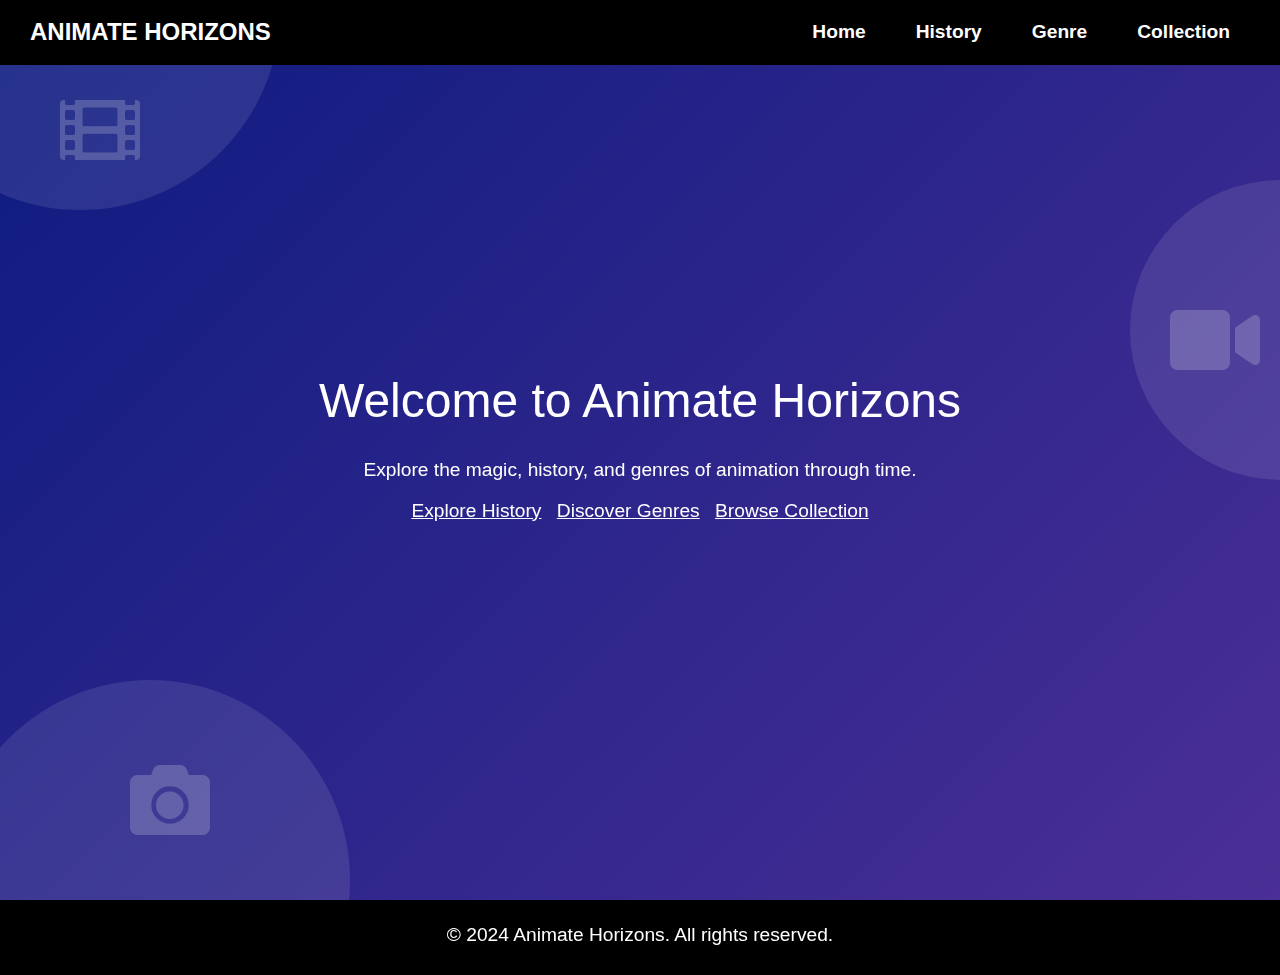
<file: index.html>
<!DOCTYPE html>
<html lang="en">
<head>
  <meta charset="UTF-8">
  <meta name="viewport" content="width=device-width, initial-scale=1.0">
  <title>Animate Horizons</title>
  <link href="https://cdnjs.cloudflare.com/ajax/libs/font-awesome/5.15.4/css/all.min.css" rel="stylesheet"/>
  <link rel="stylesheet" href="css/html5reset.css">
  <link rel="stylesheet" href="css/styles.css">
  <link rel="stylesheet" href="css/menu.css">
</head>
<body>
  <!-- Skip link -->
  <a href="#main-content" class="skip-link">Skip to Main Content</a>

  <header>
    <nav>
      <div class="hamburger" tabindex="0">&#9776;</div>  <!-- Hamburger icon (three lines) -->
      <div class="logo">Animate Horizons</div>

      <!-- Side menu for small screens (hidden by default) -->
      <div class="side-menu">
        <ul>
          <li><a href="index.html">Home</a></li>
          <li><a href="history.html">History</a></li>
          <li><a href="genre.html">Genre</a></li>
          <li><a href="collection.html">Collection</a></li>
        </ul>
      </div>
      <div class="overlay"></div> <!-- Background overlay -->
      
      <div class="nav-menu">
          <ul>
            <li><a href="index.html">Home</a></li>
            <li><a href="history.html">History</a></li>
            <li><a href="genre.html">Genre</a></li>
            <li><a href="collection.html">Collection</a></li>
          </ul>
      </div>
    </nav>
  </header>

  <main id="main-content" class="home">
    <div class="background-decor">
        <div class="circle one"></div>
        <div class="circle two"></div>
        <div class="circle three"></div>
      </div>
      
    <div class="icon-background">
        <!-- Decorative Icons -->
        <i class="fas fa-film icon"></i>
        <i class="fas fa-video icon"></i>
        <i class="fas fa-camera icon"></i>
    </div>

    <h1>Welcome to Animate Horizons</h1>
    <p>Explore the magic, history, and genres of animation through time.</p>
    <p class="buttons">
        <a href="history.html">Explore History</a>
        <a href="genre.html">Discover Genres</a>
        <a href="collection.html">Browse Collection</a>
      </div>
    </p>
  </main>

  <footer>
    <p>&copy; 2024 Animate Horizons. All rights reserved.</p>
  </footer>

  <!-- Link JavaScript file -->
  <script src="js/styles.js"></script>

</body>
</html>
</file>
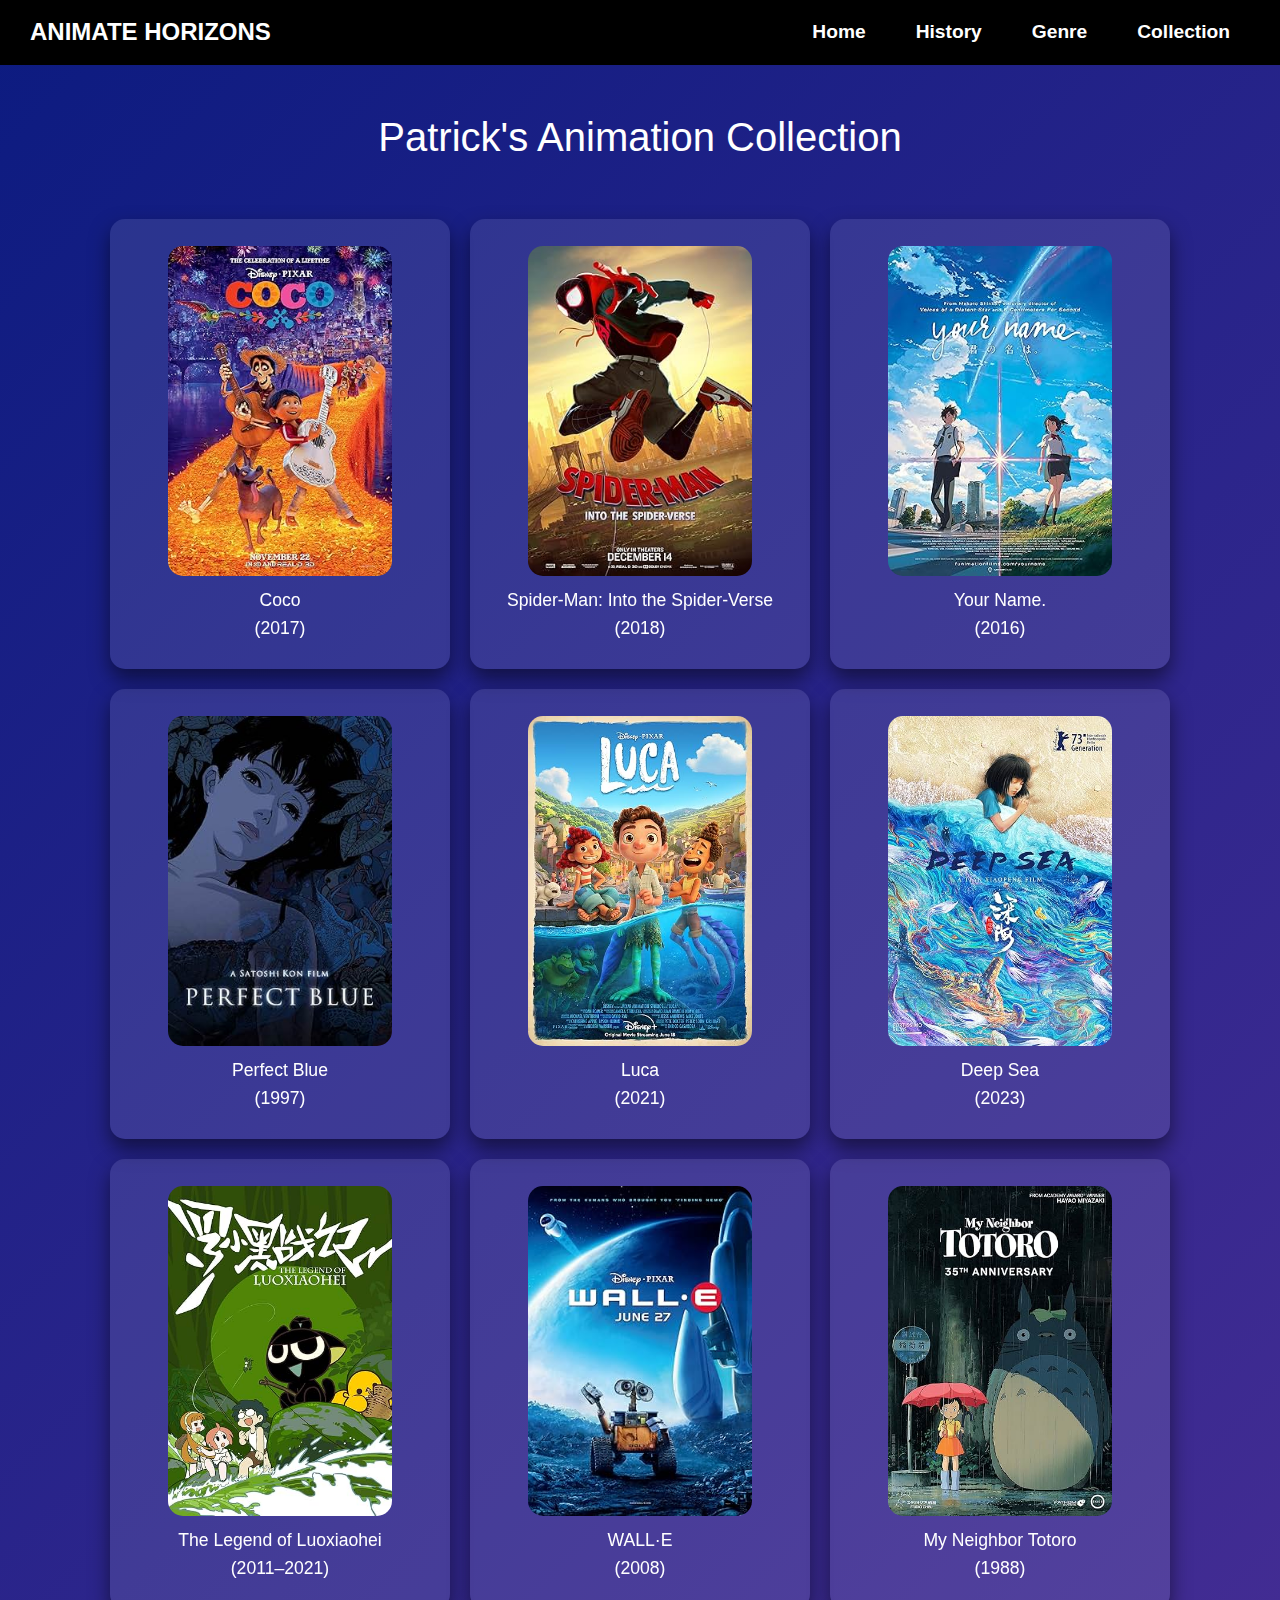
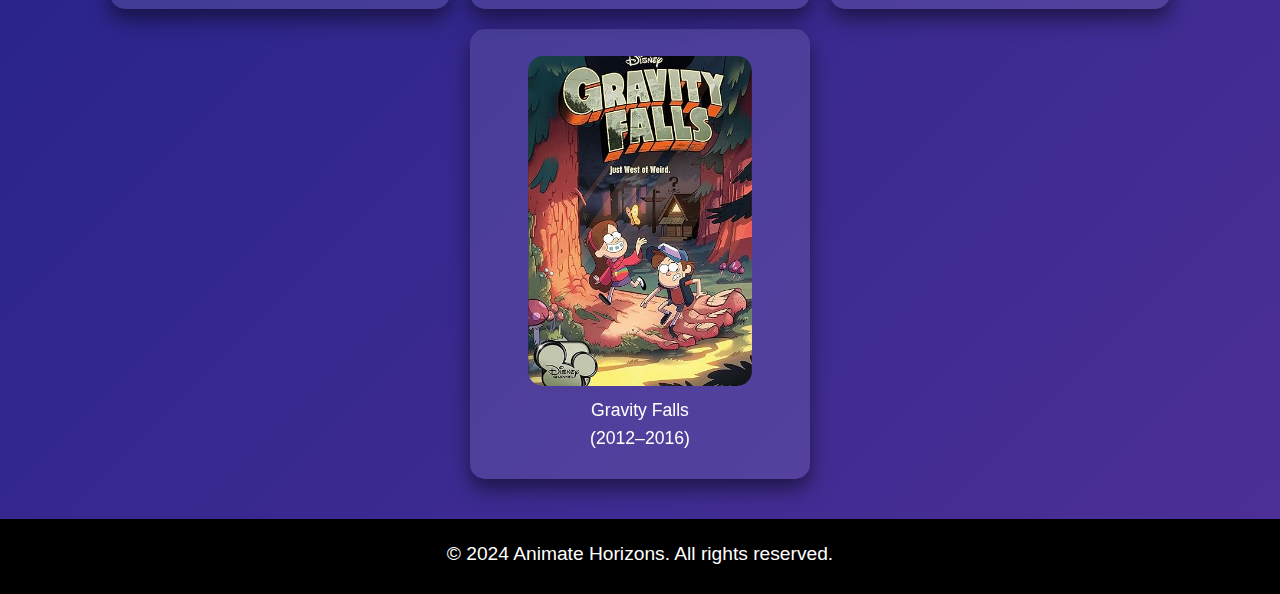
<file: collection.html>
<!DOCTYPE html>
<html lang="en">
<head>
  <meta charset="UTF-8">
  <meta name="viewport" content="width=device-width, initial-scale=1.0">
  <title>Animation Collection - Animate Horizons</title>
  <link rel="stylesheet" href="css/html5reset.css">
  <link rel="stylesheet" href="css/styles.css">
  <link rel="stylesheet" href="css/menu.css">
  <link rel="stylesheet" href="css/flipcard.css">
</head>
<body>
  <!-- Skip link -->
  <a href="#main-content" class="skip-link">Skip to Main Content</a>

  <header>
    <nav>
      <div class="hamburger" tabindex="0">&#9776;</div>  <!-- Hamburger icon (three lines) -->
      <div class="logo">Animate Horizons</div>

      <!-- Side menu for small screens (hidden by default) -->
      <div class="side-menu">
        <ul>
          <li><a href="index.html">Home</a></li>
          <li><a href="history.html">History</a></li>
          <li><a href="genre.html">Genre</a></li>
          <li><a href="collection.html">Collection</a></li>
        </ul>
      </div>
      <div class="overlay"></div> <!-- Background overlay -->
      
      <div class="nav-menu">
          <ul>
              <li><a href="index.html">Home</a></li>
              <li><a href="history.html">History</a></li>
              <li><a href="genre.html">Genre</a></li>
              <li><a href="collection.html">Collection</a></li>
          </ul>
      </div>
    </nav>
  </header>

  <main id="main-content">
    <h2>Patrick's Animation Collection</h2>
    <div class="card-container">

        <!-- Coco -->
        <div class="flip-card" tabindex="0">
        <div class="flip-card-inner">
            <div class="flip-card-front">
            <img src="images/collection/Coco.jpg" alt="Coco">
            <h3>Coco<br>(2017)</h3>
            </div>
            <div class="flip-card-back">
            <div class="card-content">
                <h4>Coco (2017)</h4>
                <p>Aspiring musician Miguel, confronted with his family's ancestral ban on music, enters the Land of the Dead to find his great-great-grandfather, a legendary singer.</p>
            </div>
            </div>
        </div>
        </div>

        <!-- Spider-Man: Into the Spider-Verse -->
        <div class="flip-card" tabindex="0">
            <div class="flip-card-inner">
            <div class="flip-card-front">
                <img src="images/collection/Spider-Man Into the Spider-Verse.jpg" alt="Spider-Man: Into the Spider-Verse">
                <h3>Spider-Man: Into the Spider-Verse<br>(2018)</h3>
            </div>
            <div class="flip-card-back">
                <div class="card-content">
                <h4>Spider-Man: Into the Spider-Verse (2018)</h4>
                <p>Teen Miles Morales becomes the Spider-Man of his universe and must join with five spider-powered individuals from other dimensions to stop a threat for all realities.</p>
                </div>
            </div>
            </div>
        </div>

        <!-- Your Name. -->
        <div class="flip-card" tabindex="0">
            <div class="flip-card-inner">
            <div class="flip-card-front">
                <img src="images/collection/Your Name..jpg" alt="Your Name">
                <h3>Your Name.<br>(2016)</h3>
            </div>
            <div class="flip-card-back">
                <div class="card-content">
                <h4>Your Name. (2016)</h4>
                <p>Two teenagers share a profound, magical connection upon discovering they are swapping bodies. Things manage to become even more complicated when the boy and girl decide to meet in person.</p>
                </div>
            </div>
            </div>
        </div>

        <!-- Perfect Blue -->
        <div class="flip-card" tabindex="0">
            <div class="flip-card-inner">
            <div class="flip-card-front">
                <img src="images/collection/Perfect Blue.jpg" alt="Perfect Blue">
                <h3>Perfect Blue<br>(1997)</h3>
            </div>
            <div class="flip-card-back">
                <div class="card-content">
                <h4>Perfect Blue (1997)</h4>
                <p>A pop singer gives up her career to become an actress, but she slowly goes insane when she starts being stalked by an obsessed fan and what seems to be a ghost of her past.</p>
                </div>
            </div>
            </div>
        </div>

        <!-- Luca -->
        <div class="flip-card" tabindex="0">
            <div class="flip-card-inner">
            <div class="flip-card-front">
                <img src="images/collection/Luca.jpg" alt="Luca">
                <h3>Luca<br>(2021)</h3>
            </div>
            <div class="flip-card-back">
                <div class="card-content">
                <h4>Luca (2021)</h4>
                <p>On the Italian Riviera, an unlikely but strong friendship grows between a human being and a sea monster disguised as a human.</p>
                </div>
            </div>
            </div>
        </div>

        <!-- Deep Sea -->
        <div class="flip-card" tabindex="0">
            <div class="flip-card-inner">
            <div class="flip-card-front">
                <img src="images/collection/Deep Sea.jpg" alt="Deep Sea">
                <h3>Deep Sea<br>(2023)</h3>
            </div>
            <div class="flip-card-back">
                <div class="card-content">
                <h4>Deep Sea (2023)</h4>
                <p>A girl strays into the dreamy deep sea world. In the deepest part of the sea, all secrets are hidden.</p>
                </div>
            </div>
            </div>
        </div>

        <!-- The Legend of Luoxiaohei -->
        <div class="flip-card" tabindex="0">
            <div class="flip-card-inner">
            <div class="flip-card-front">
                <img src="images/collection/The Legend of Luoxiaohei.jpg" alt="The Legend of Luoxiaohei">
                <h3>The Legend of Luoxiaohei<br>(2011–2021)</h3>
            </div>
            <div class="flip-card-back">
                <div class="card-content">
                <h4>The Legend of Luoxiaohei (2011–2021)</h4>
                <p>A cat spirit, while stealing the framed Heavenly Bright Pearl, was injured heavily by Diting and turned back into a cat. While wandering the streets, he was adopted by Luo Xiaobai and became Luo Xiaohei. Their story begins now.</p>
                </div>
            </div>
            </div>
        </div>

        <!-- WALL·E -->
        <div class="flip-card" tabindex="0">
            <div class="flip-card-inner">
            <div class="flip-card-front">
                <img src="images/collection/WALL-E.jpg" alt="WALL·E">
                <h3>WALL·E<br>(2008)</h3>
            </div>
            <div class="flip-card-back">
                <div class="card-content">
                <h4>WALL·E (2008)</h4>
                <p>A robot who is responsible for cleaning a waste-covered Earth meets another robot and falls in love with her. Together, they set out on a journey that will alter the fate of mankind.</p>
                </div>
            </div>
            </div>
        </div>

        <!-- My Neighbor Totoro -->
        <div class="flip-card" tabindex="0">
            <div class="flip-card-inner">
            <div class="flip-card-front">
                <img src="images/collection/My Neighbor Totoro.jpg" alt="My Neighbor Totoro">
                <h3>My Neighbor Totoro<br>(1988)</h3>
            </div>
            <div class="flip-card-back">
                <div class="card-content">
                <h4>My Neighbor Totoro (1988)</h4>
                <p>When two girls move to the country to be near their ailing mother, they have adventures with the wondrous forest spirits who live nearby.</p>
                </div>
            </div>
            </div>
        </div>

        <!-- Gravity Falls -->
        <div class="flip-card" tabindex="0">
            <div class="flip-card-inner">
            <div class="flip-card-front">
                <img src="images/collection/Gravity Falls.jpg" alt="Gravity Falls">
                <h3>Gravity Falls<br>(2012–2016)</h3>
            </div>
            <div class="flip-card-back">
                <div class="card-content">
                <h4>Gravity Falls (2012–2016)</h4>
                <p>Twin siblings Dipper and Mabel Pines spend the summer at their great-uncle's tourist trap in the enigmatic Gravity Falls, Oregon.</p>
                </div>
            </div>
            </div>
        </div>

    </div>
  </main>

  <footer>
    <p>&copy; 2024 Animate Horizons. All rights reserved.</p>
  </footer>

  <!-- Link JavaScript file -->
  <script src="js/styles.js"></script>

</body>
</html>
</file>
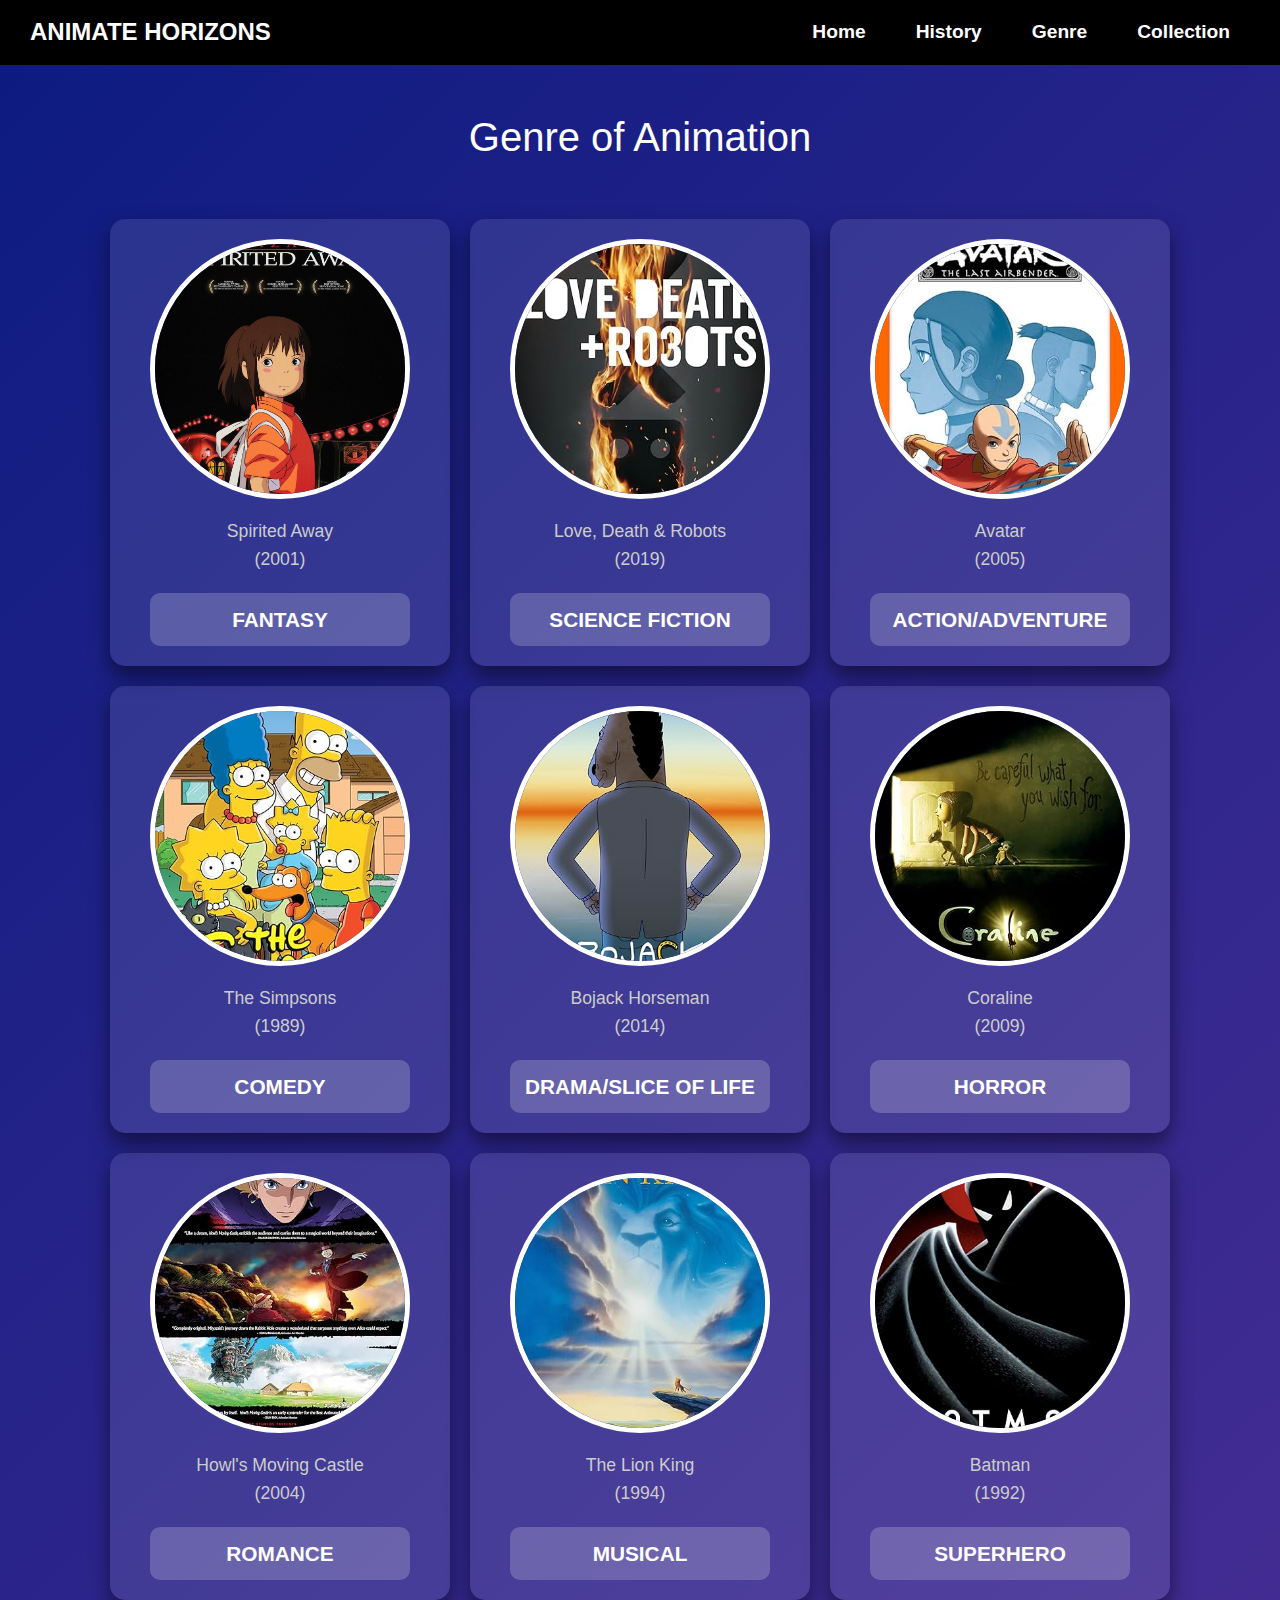
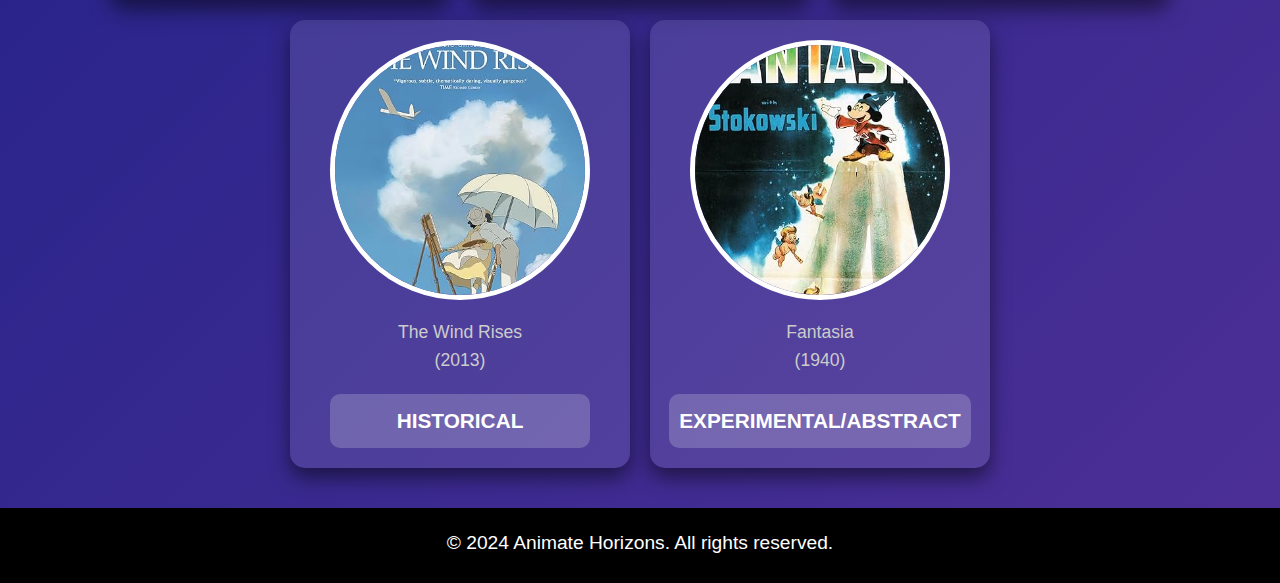
<file: genre.html>
<!DOCTYPE html>
<html lang="en">
<head>
  <meta charset="UTF-8">
  <meta name="viewport" content="width=device-width, initial-scale=1.0">
  <title>Genre of Animation - Animate Horizons</title>
  <link rel="stylesheet" href="css/html5reset.css">
  <link rel="stylesheet" href="css/styles.css">
  <link rel="stylesheet" href="css/menu.css">
  <link rel="stylesheet" href="css/lightbox.css">
</head>
<body>
  <!-- Skip link -->
  <a href="#main-content" class="skip-link">Skip to Main Content</a>

  <header>
    <nav>
      <div class="hamburger" tabindex="0">&#9776;</div>  <!-- Hamburger icon (three lines) -->
      <div class="logo">Animate Horizons</div>

      <!-- Side menu for small screens (hidden by default) -->
      <div class="side-menu">
        <ul>
          <li><a href="index.html">Home</a></li>
          <li><a href="history.html">History</a></li>
          <li><a href="genre.html">Genre</a></li>
          <li><a href="collection.html">Collection</a></li>
        </ul>
      </div>
      <div class="overlay"></div> <!-- Background overlay -->
      
      <div class="nav-menu">
          <ul>
              <li><a href="index.html">Home</a></li>
              <li><a href="history.html">History</a></li>
              <li><a href="genre.html">Genre</a></li>
              <li><a href="collection.html">Collection</a></li>
          </ul>
      </div>
    </nav>
  </header>

  <main id="main-content">
    <h2>Genre of Animation</h2>

    <div class="card-container">
      <!-- Fantasy -->
      <section class="card">
        <div>
          <figure>
            <a href="images/genre/Spirited Away (2001).jpg" data-lightbox="genre" data-title="Genre of Animation Images">
              <img src="images/genre/Spirited Away (2001).jpg" alt="Spirited Away">
            </a>
            <figcaption>Spirited Away<br>(2001)</figcaption>
          </figure>
          <h3 tabindex="0" role="button" aria-expanded="false">Fantasy</h3>
        </div>
        <div class="content">
          <h4>Introduction</h4>
          <p>Fantasy animation takes viewers into imaginative, otherworldly settings filled with magic, mythical creatures, and epic quests. These stories often explore universal themes of heroism, self-discovery, and the battle between good and evil.</p>
          <h4>Notable Works</h4>
          <ul>
            <li><b>Spirited Away (2001):</b> A young girl navigates a magical world to save her family.</li>
            <li><b>The Dark Crystal: Age of Resistance (2019):</b> A richly detailed animated series set in a mystical land.</li>
            <li><b>Adventure Time (2010–2018):</b> A whimsical journey through the fantastical Land of Ooo.</li>
          </ul>
        </div>
      </section>

      <!-- Science Fiction -->
      <section class="card">
        <div>
          <figure>
            <a href="images/genre/Love, Death & Robots (2019).jpg" data-lightbox="genre" data-title="Genre of Animation Images">
              <img src="images/genre/Love, Death & Robots (2019).jpg" alt="Love, Death & Robots">
            </a>
            <figcaption>Love, Death & Robots<br>(2019)</figcaption>
          </figure>
          <h3 tabindex="0" role="button" aria-expanded="false">Science Fiction</h3>
        </div>
        <div class="content">
          <h4>Introduction</h4>
          <p>Sci-fi animation delves into futuristic worlds, advanced technologies, space exploration, and ethical dilemmas. These works often combine speculative storytelling with visually stunning landscapes.</p>
          <h4>Notable Works</h4>
          <ul>
            <li><b>Ghost in the Shell (1995):</b> A cyberpunk anime exploring identity and technology.</li>
            <li><b>Futurama (1999–2013):</b> A humorous take on a futuristic society.</li>
            <li><b>Love, Death & Robots (2019–present):</b> An anthology series blending sci-fi themes with cutting-edge animation.</li>
          </ul>
        </div>
      </section>

      <!-- Action/Adventure -->
      <section class="card">
        <div>
          <figure>
            <a href="images/genre/Avatar (2005).jpg" data-lightbox="genre" data-title="Genre of Animation Images">
              <img src="images/genre/Avatar (2005).jpg" alt="Avatar">
            </a>
            <figcaption>Avatar<br>(2005)</figcaption>
          </figure>
          <h3 tabindex="0" role="button" aria-expanded="false">Action/Adventure</h3>
        </div>
        <div class="content">
          <h4>Introduction</h4>
          <p>Action and adventure animations are characterized by thrilling sequences, dynamic characters, and explorations of new worlds. They often involve high stakes, battles, and the pursuit of justice or glory.</p>
          <h4>Notable Works</h4>
          <ul>
            <li><b>Avatar: The Last Airbender (2005–2008):</b> A blend of martial arts and fantasy in a richly developed universe.</li>
            <li><b>Dragon Ball Z (1989–1996):</b> A legendary anime series featuring epic battles and powerful characters.</li>
            <li><b>Spider-Man: Into the Spider-Verse (2018):</b> A groundbreaking animated superhero film.</li>
          </ul>
        </div>
      </section>

      <!-- Comedy -->
      <section class="card">
        <div>
          <figure>
            <a href="images/genre/The Simpsons (1989).jpg" data-lightbox="genre" data-title="Genre of Animation Images">
              <img src="images/genre/The Simpsons (1989).jpg" alt="The Simpsons">
            </a>
            <figcaption>The Simpsons<br>(1989)</figcaption>
          </figure>
          <h3 tabindex="0" role="button" aria-expanded="false">Comedy</h3>
        </div>
        <div class="content">
          <h4>Introduction</h4>
          <p>Comedy animations focus on humor and satire, often using exaggerated visuals and witty dialogue to entertain audiences. These works frequently tackle societal norms and absurdities with a lighthearted touch.</p>
          <h4>Notable Works</h4>
          <ul>
            <li><b>The Simpsons (1989–present):</b> A satirical depiction of family life in America.</li>
            <li><b>Rick and Morty (2013–present):</b> A darkly comedic exploration of science and family dysfunction.</li>
            <li><b>Despicable Me (2010):</b> A family-friendly comedy about a supervillain turned dad.</li>
          </ul>
        </div>
      </section>

      <!-- Drama/Slice of Life -->
      <section class="card">
        <div>
          <figure>
            <a href="images/genre/Bojack Horseman (2014).jpg" data-lightbox="genre" data-title="Genre of Animation Images">
              <img src="images/genre/Bojack Horseman (2014).jpg" alt="Bojack Horseman">
            </a>
            <figcaption>Bojack Horseman<br>(2014)</figcaption>
          </figure>
          <h3 tabindex="0" role="button" aria-expanded="false">Drama/Slice of Life</h3>
        </div>
        <div class="content">
          <h4>Introduction</h4>
          <p>Drama and slice-of-life animations portray realistic stories centered on personal struggles, relationships, and emotional growth. These works often resonate deeply with viewers by depicting ordinary lives in extraordinary ways.</p>
          <h4>Notable Works</h4>
          <ul>
            <li><b>Your Name (2016):</b> A touching romantic drama about two teenagers mysteriously connected.</li>
            <li><b>Clannad (2007–2008):</b> A heartfelt story about love, family, and personal loss.</li>
            <li><b>Bojack Horseman (2014–2020):</b> A dark comedy-drama exploring themes of fame, depression, and redemption.</li>
          </ul>
        </div>
      </section>

      <!-- Horror -->
      <section class="card">
        <div>
          <figure>
            <a href="images/genre/Coraline (2009).jpg" data-lightbox="genre" data-title="Genre of Animation Images">
              <img src="images/genre/Coraline (2009).jpg" alt="Coraline">
            </a>
            <figcaption>Coraline<br>(2009)</figcaption>
          </figure>
          <h3 tabindex="0" role="button" aria-expanded="false">Horror</h3>
        </div>
        <div class="content">
          <h4>Introduction</h4>
          <p>Horror animation uses chilling visuals and eerie narratives to create suspense and fear. It often dives into psychological and supernatural realms, making it a unique genre in animation.</p>
          <h4>Notable Works</h4>
          <ul>
            <li><b>Coraline (2009):</b> A dark fantasy tale about a girl who discovers a sinister parallel world.</li>
            <li><b>Perfect Blue (1997):</b> A psychological thriller about the pressures of fame.</li>
            <li><b>Castlevania (2017–2021):</b> A gothic horror series based on the video game franchise.</li>
          </ul>
        </div>
      </section>

      <!-- Romance -->
      <section class="card">
        <div>
          <figure>
            <a href="images/genre/Howl's Moving Castle (2004).jpg" data-lightbox="genre" data-title="Genre of Animation Images">
              <img src="images/genre/Howl's Moving Castle (2004).jpg" alt="Howl's Moving Castle">
            </a>
            <figcaption>Howl's Moving Castle<br>(2004)</figcaption>
          </figure>
          <h3 tabindex="0" role="button" aria-expanded="false">Romance</h3>
        </div>
        <div class="content">
          <h4>Introduction</h4>
          <p>Romance animations explore the intricacies of love and relationships, often showcasing tender moments, heartbreak, and emotional connections.</p>
          <h4>Notable Works</h4>
          <ul>
            <li><b>Howl's Moving Castle (2004):</b> A magical love story set in a fantastical world.</li>
            <li><b>Toradora! (2008–2009):</b> A heartwarming anime about love and friendship.</li>
            <li><b>The Little Mermaid (1989):</b> A classic Disney tale of love and transformation.</li>
          </ul>
        </div>
      </section>

      <!-- Musical -->
      <section class="card">
        <div>
          <figure>
            <a href="images/genre/The Lion King (1994).jpg" data-lightbox="genre" data-title="Genre of Animation Images">
              <img src="images/genre/The Lion King (1994).jpg" alt="The Lion King">
            </a>
            <figcaption>The Lion King<br>(1994)</figcaption>
          </figure>
          <h3 tabindex="0" role="button" aria-expanded="false">Musical</h3>
        </div>
        <div class="content">
          <h4>Introduction</h4>
          <p>Musical animations combine captivating narratives with song and dance sequences. The music often drives the story, creating an immersive experience for audiences.</p>
          <h4>Notable Works</h4>
          <ul>
            <li><b>Frozen (2013):</b> A Disney tale with unforgettable songs like "Let It Go."</li>
            <li><b>The Lion King (1994):</b> A coming-of-age story enriched by iconic musical numbers.</li>
            <li><b>Sing (2016):</b> A lighthearted comedy about a group of animals showcasing their vocal talents.</li>
          </ul>
        </div>
      </section>

      <!-- Superhero -->
      <section class="card">
        <div>
          <figure>
            <a href="images/genre/Batman (1992).jpg" data-lightbox="genre" data-title="Genre of Animation Images">
              <img src="images/genre/Batman (1992).jpg" alt="Batman: The Animated Series">
            </a>
            <figcaption>Batman<br>(1992)</figcaption>
          </figure>
          <h3 tabindex="0" role="button" aria-expanded="false">Superhero</h3>
        </div>
        <div class="content">
          <h4>Introduction</h4>
          <p>Superhero animations bring comic book heroes to life, showcasing their battles against villains while exploring their moral dilemmas and human vulnerabilities.</p>
          <h4>Notable Works</h4>
          <ul>
            <li><b>Batman: The Animated Series (1992–1995):</b> A definitive portrayal of Gotham’s Dark Knight.</li>
            <li><b>Teen Titans (2003–2006):</b> A vibrant series about a group of young heroes.</li>
            <li><b>Spider-Man: Into the Spider-Verse (2018):</b> A multi-dimensional take on the Spider-Man legacy.</li>
          </ul>
        </div>
      </section>

      <!-- Historical -->
      <section class="card">
        <div>
          <figure>
            <a href="images/genre/The Wind Rises (2013).jpg" data-lightbox="genre" data-title="Genre of Animation Images">
              <img src="images/genre/The Wind Rises (2013).jpg" alt="The Wind Rises">
            </a>
            <figcaption>The Wind Rises<br>(2013)</figcaption>
          </figure>
          <h3 tabindex="0" role="button" aria-expanded="false">Historical</h3>
        </div>
        <div class="content">
          <h4>Introduction</h4>
          <p>Historical animations recreate events from history or tell fictional stories set in historical contexts. These works often combine accuracy with compelling narratives.</p>
          <h4>Notable Works</h4>
          <ul>
            <li><b>The Wind Rises (2013):</b> A semi-biographical tale about the life of an aircraft designer.</li>
            <li><b>Grave of the Fireflies (1988):</b> A heartbreaking story of two siblings during WWII.</li>
            <li><b>The Tale of the Princess Kaguya (2013):</b> A poetic retelling of a Japanese folk tale.</li>
          </ul>
        </div>
      </section>

      <!-- Experimental -->
      <section class="card">
        <div>
          <figure>
            <a href="images/genre/Fantasia (1940).jpg" data-lightbox="genre" data-title="Genre of Animation Images">
              <img src="images/genre/Fantasia (1940).jpg" alt="Fantasia">
            </a>
            <figcaption>Fantasia<br>(1940)</figcaption>
          </figure>
          <h3 tabindex="0" role="button" aria-expanded="false">Experimental/Abstract</h3>
        </div>
        <div class="content">
          <h4>Introduction</h4>
          <p>Experimental animations prioritize artistic expression over conventional storytelling, using abstract visuals, surreal imagery, and unconventional techniques.</p>
          <h4>Notable Works</h4>
          <ul>
            <li><b>Fantasia (1940):</b> A fusion of classical music and surreal animation.</li>
            <li><b>The Adventures of Prince Achmed (1926):</b> The oldest surviving animated feature, created with intricate silhouette animation.</li>
            <li><b>World of Tomorrow (2015):</b> A visually unique exploration of memory and identity.</li>
          </ul>
        </div>
      </section>

    </div>
  </main>

  <footer>
    <p>&copy; 2024 Animate Horizons. All rights reserved.</p>
  </footer>

  <!-- Link JavaScript file -->
  <script src="js/styles.js"></script>
  <script src="js/lightbox-plus-jquery.js"></script>

</body>
</html>
</file>
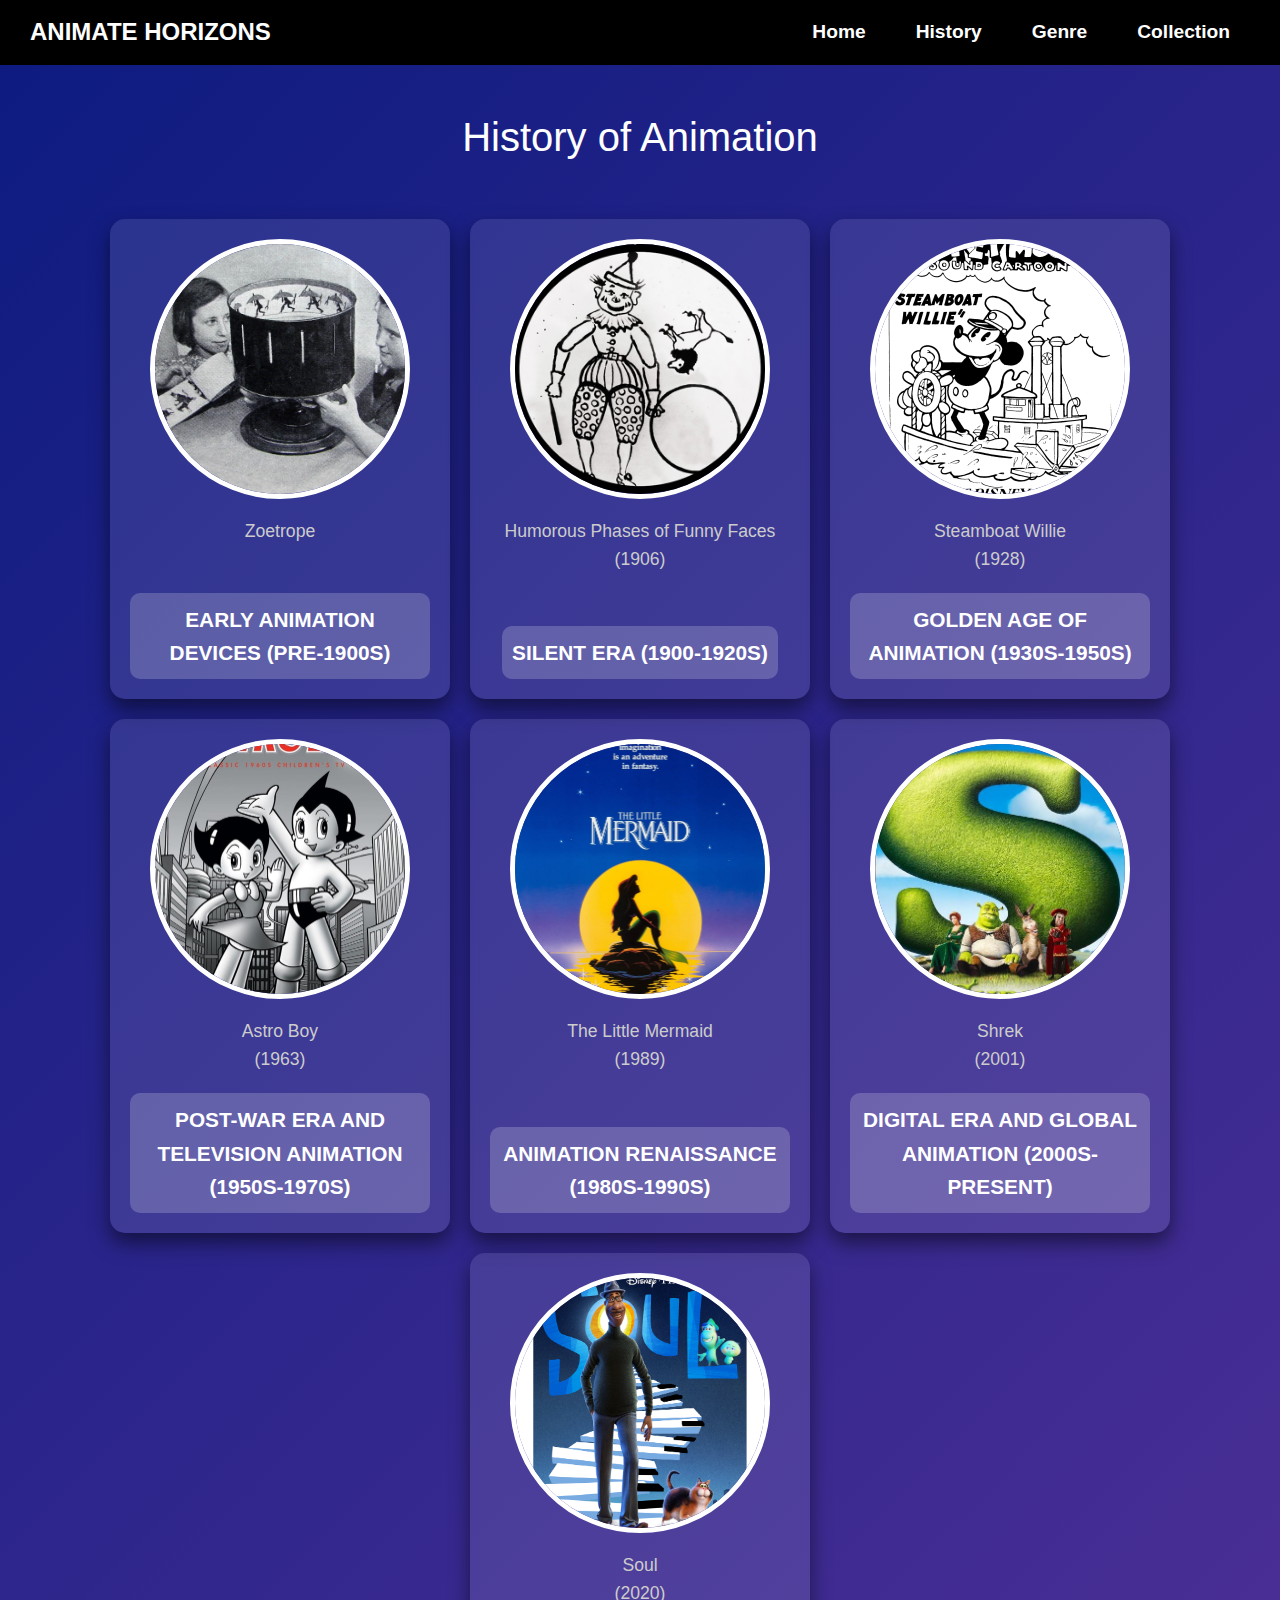
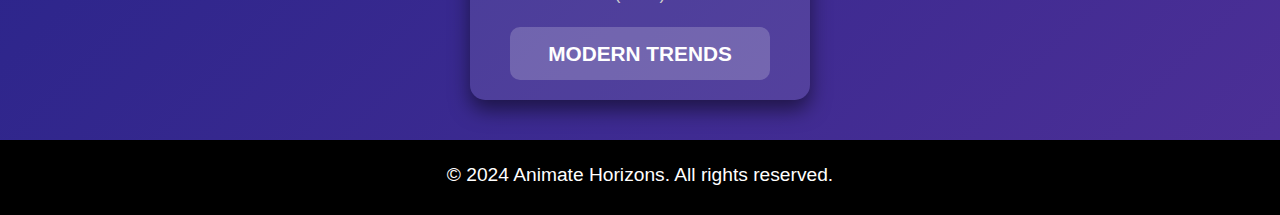
<file: history.html>
<!DOCTYPE html>
<html lang="en">
<head>
  <meta charset="UTF-8">
  <meta name="viewport" content="width=device-width, initial-scale=1.0">
  <title>History of Animation - Animate Horizons</title>
  <link rel="stylesheet" href="css/html5reset.css">
  <link rel="stylesheet" href="css/styles.css">
  <link rel="stylesheet" href="css/menu.css">
  <link rel="stylesheet" href="css/lightbox.css">
</head>
<body>
  <!-- Skip link -->
  <a href="#main-content" class="skip-link">Skip to Main Content</a>

  <header>
    <nav>
      <div class="hamburger" tabindex="0">&#9776;</div>  <!-- Hamburger icon (three lines) -->
      <div class="logo">Animate Horizons</div>

      <!-- Side menu for small screens (hidden by default) -->
      <div class="side-menu">
        <ul>
          <li><a href="index.html">Home</a></li>
          <li><a href="history.html">History</a></li>
          <li><a href="genre.html">Genre</a></li>
          <li><a href="collection.html">Collection</a></li>
        </ul>
      </div>
      <div class="overlay"></div> <!-- Background overlay -->
      
      <div class="nav-menu">
          <ul>
            <li><a href="index.html">Home</a></li>
            <li><a href="history.html">History</a></li>
            <li><a href="genre.html">Genre</a></li>
            <li><a href="collection.html">Collection</a></li>
          </ul>
      </div>
    </nav>
  </header>

  <main id="main-content">
    <h2>History of Animation</h2>

    <div class="card-container">
      <!-- Early Animation Devices -->
      <section class="card">
        <div class="default-card">
          <figure>
            <a href="images/history/Two_girls_playing_with_zoetrope.jpg" id="lightbox-image" target="_blank" data-lightbox="animation" data-title="Two girls playing with zoetrope">
              <img src="images/history/Two_girls_playing_with_zoetrope.jpg" alt="History of Animation Images">
            </a>
            <figcaption>Zoetrope</figcaption>
          </figure>
          <h3 tabindex="0" role="button" aria-expanded="false">Early Animation Devices (Pre-1900s)</h3>
        </div>

        <div class="content">
          <p>In this era, animation was in its most primitive form, characterized by mechanical devices like the <b>zoetrope</b>, <b>phenakistoscope</b>, and <b>praxinoscope</b>. These inventions relied on sequential images to create the illusion of motion when spun or rotated. Animation at this stage was not yet tied to storytelling but rather to scientific curiosity and entertainment. Improvements came with the realization of how persistence of vision could simulate movement, laying the foundation for later cinematic breakthroughs. Key examples include early optical toys and devices that fascinated audiences by bringing static images to life, marking the very beginning of animated motion.</p>
        </div>
      </section>

      <!-- Silent Era -->
      <section class="card">
        <div class="default-card">
          <figure>
            <a href="images/history/Humorous_Phases_of_Funny_Faces_1906_Poster.jpg" id="lightbox-image" target="_blank" data-lightbox="animation" data-title="Humorous Phases of Funny Faces">
              <img src="images/history/Humorous_Phases_of_Funny_Faces_1906_Poster.jpg" alt="History of Animation Images">
            </a>
            <figcaption>Humorous Phases of Funny Faces<br>(1906)</figcaption>
          </figure>
          <h3 tabindex="0" role="button" aria-expanded="false">Silent Era (1900-1920s)</h3>
        </div>

        <div class="content">
          <p>The silent era saw animation emerge as a recognized medium for storytelling and artistic experimentation. This period was defined by painstakingly hand-drawn films, often created by a single animator. A landmark work of the time was Winsor McCay’s <b>"Gertie the Dinosaur"</b> (1914), which introduced character-driven animation and interactivity, as McCay performed live alongside Gertie. Another notable work was Stuart Blackton’s <b>"Humorous Phases of Funny Faces"</b> (1906), often credited as the first animated film. The era’s major improvement was the development of cel animation, which streamlined production by allowing animators to separate character movements from static backgrounds, reducing workload and enabling more complex stories.</p>
        </div>
      </section>

      <!-- Golden Age -->
      <section class="card">
        <div class="default-card">
          <figure>
            <a href="images/history/Steamboat_Willie_1928_Poster.jpg" id="lightbox-image" target="_blank" data-lightbox="animation" data-title="History of Animation Images">
              <img src="images/history/Steamboat_Willie_1928_Poster.jpg" alt="Steamboat Willie">
            </a>
            <figcaption>Steamboat Willie<br>(1928)</figcaption>
          </figure>
          <h3 tabindex="0" role="button" aria-expanded="false">Golden Age of Animation (1930s-1950s)</h3>
        </div>

        <div class="content">
          <p>The Golden Age was marked by the rise of major studios like Walt Disney Productions, Warner Bros., and MGM, which shaped animation into a mainstream art form. Walt Disney’s <b>"Steamboat Willie"</b> (1928) introduced synchronized sound, revolutionizing the medium and popularizing Mickey Mouse. This era reached its pinnacle with <b>"Snow White and the Seven Dwarfs"</b> (1937), the first full-length animated feature film, which blended compelling storytelling, rich characters, and innovative use of technicolor. Warner Bros. countered with shorts featuring now-iconic characters like Bugs Bunny and Daffy Duck, characterized by fast-paced humor and clever dialogue. The era’s advancements included the use of vibrant colors, synchronized soundtracks, and sophisticated character animation, establishing animation as a serious medium in cinema.</p>
        </div>
      </section>

      <!-- Post-War Era -->
      <section class="card">
        <div class="default-card">
          <figure>
            <a href="images/history/Astro_Boy_1963_Poster.jpg" id="lightbox-image" target="_blank" data-lightbox="animation" data-title="History of Animation Images">
              <img src="images/history/Astro_Boy_1963_Poster.jpg" alt="Astro Boy">
            </a>
            <figcaption>Astro Boy<br>(1963)</figcaption>
          </figure>
          <h3 tabindex="0" role="button" aria-expanded="false">Post-War Era and Television Animation (1950s-1970s)</h3>
        </div>
        
        <div class="content">
          <p>With the advent of television, animation shifted towards shorter, cost-effective formats tailored for home viewing. Shows like <b>"The Flintstones"</b> (1960) and <b>"Scooby-Doo"</b> (1969) brought animation into living rooms, emphasizing humor and relatability. Meanwhile, Japan’s animation industry, led by Osamu Tezuka’s <b>"Astro Boy"</b> (1963), introduced serialized storytelling and unique artistic styles, laying the groundwork for the global popularity of anime. This period also saw the rise of limited animation techniques, which reused frames and backgrounds to lower costs while maintaining visual appeal. Despite these constraints, the era produced beloved characters and long-lasting series that left a cultural impact.</p>
        </div>
      </section>

      <!-- Animation Renaissance -->
      <section class="card">
        <div class="default-card">
          <figure>
            <a href="images/history/The_Little_Mermaid_1989_Poster.jpg" id="lightbox-image" target="_blank" data-lightbox="animation" data-title="History of Animation Images">
              <img src="images/history/The_Little_Mermaid_1989_Poster.jpg" alt="The Little Mermaid">
            </a>
            <figcaption>The Little Mermaid<br>(1989)</figcaption>
          </figure>
          <h3 tabindex="0" role="button" aria-expanded="false">Animation Renaissance (1980s-1990s)</h3>
        </div>

        <div class="content">
          <p>The Renaissance revitalized traditional animation through emotionally resonant storytelling and advancements in technology. Disney’s <b>"The Little Mermaid"</b> (1989) began a string of successful musicals, including <b>"Beauty and the Beast"</b> (1991) and <b>"The Lion King"</b> (1994), which combined traditional hand-drawn animation with emerging computer techniques. Meanwhile, Pixar debuted <b>"Toy Story"</b> (1995), the first fully CGI-animated feature film, which showcased the potential of computer-generated imagery in creating lifelike movement and textures. This era also saw the rise of international animation, with works like Studio Ghibli’s <b>"My Neighbor Totoro"</b> (1988) gaining global acclaim. The Renaissance’s innovations reinvigorated the industry and introduced new artistic possibilities.</p>
        </div>
      </section>

      <!-- Digital Era -->
      <section class="card">
        <div class="default-card">
          <figure>
            <a href="images/history/Shrek_2001_Poster.jpg" id="lightbox-image" target="_blank" data-lightbox="animation" data-title="History of Animation Images">
              <img src="images/history/Shrek_2001_Poster.jpg" alt="Shrek">
            </a>
            <figcaption>Shrek<br>(2001)</figcaption>
          </figure>
          <h3 tabindex="0" role="button" aria-expanded="false">Digital Era and Global Animation (2000s-Present)</h3>
        </div>

        <div class="content">
          <p>The digital era has been defined by CGI dominance and global collaboration. Films like DreamWorks’ <b>"Shrek"</b> (2001), Pixar’s <b>"Finding Nemo"</b> (2003), and Disney’s <b>"Frozen"</b> (2013) exemplify the advancements in CGI technology, offering unprecedented realism and emotional depth. Japanese animation gained worldwide recognition with Studio Ghibli’s <b>"Spirited Away"</b> (2001), which won an Academy Award for Best Animated Feature. This era also saw the rise of streaming platforms, enabling diverse storytelling and styles to reach global audiences. Animation continues to push boundaries with motion capture, virtual reality, and AI-driven tools, cementing its role as a versatile and innovative medium for storytelling.</p>
        </div>
      </section>

      <section class="card">
        <div class="default-card">
          <figure>
            <a href="images/history/Soul_2020_Poster.jpg" id="lightbox-image" target="_blank" data-lightbox="animation" data-title="History of Animation Images">
              <img src="images/history/Soul_2020_Poster.jpg" alt="Shrek">
            </a>
            <figcaption>Soul<br>(2020)</figcaption>
          </figure>
          <h3 tabindex="0" role="button" aria-expanded="false">Modern Trends</h3>
        </div>

        <div class="content">
          <p>Today, animation blends traditional techniques with cutting-edge technologies like virtual reality, AI-assisted animation, and real-time rendering engines. Streaming platforms have broadened the audience for animated films, while diverse genres and themes are now explored, from family-friendly stories like <b>"Soul"</b> (2020) to experimental works like <b>"Spider-Man: Into the Spider-Verse"</b> (2018), which used a groundbreaking visual style that combined hand-drawn and CGI techniques. Animation continues to evolve as a medium for artistic innovation and global storytelling.</p>
        </div>
      </section>
    </div>
  </main>

  <footer>
    <p>&copy; 2024 Animate Horizons. All rights reserved.</p>
  </footer>

  <!-- Link JavaScript file -->
  <script src="js/styles.js"></script>
  <script src="js/lightbox-plus-jquery.js"></script>

</body>
</html>
</file>
<file: css/menu.css>
/* Navigation */
nav {
    font-size: 1.2rem;
    position: fixed;
    top: 0;
    left: 0;
    right: 0;
    height: 35px;
    display: flex;
    justify-content: space-between; /* Default for the small screen */
    align-items: center;
    background-color: rgba(0, 0, 0); /* Add a background color */
    padding: 15px 30px;  /* Padding around the nav to give space */
    z-index: 1000;  /* Ensure the nav stays on top of other elements */
}

/* Hamburger Menu (default: visible on smaller screens) */
.hamburger {
    display: block;
    font-size: 1.4rem;
    margin-right: 10px;
    cursor: pointer;
    color: white;
    z-index: 1100;  /* Ensure it's above the overlay */
}

.hamburger:hover{
    transform: scale(1.2);
}

/* .hamburger:focus{
    transform: scale(1.2);
} */

/* Right side - Navigation links */
.nav-menu ul {
    list-style: none;
    color: white;
    display: none; /* Default: hide menu for small screens */
    padding: 0;
    margin: 0;
    gap: 10px;  /* Space between items */
}

.nav-menu ul li {
    display: inline;
}

.nav-menu ul li a {
    color: white;
    text-decoration: none;
    font-weight: bold;
    padding: 10px 20px;
    border-radius: 5px;
    display: inline-block;  /* Make <a> behave as a block to allow transform */
    transition: transform 0.3s ease, background-color 0.3s ease;  /* Smooth transition for scale */
}

.nav-menu ul li a:hover {
    transform: scale(1.05);
    color: #f39c12;
}


/* Side Menu (hidden by default, visible on small screens) */
.side-menu {
    position: fixed;
    top: 0;
    left: -500px;
    height: 100vh;
    width: 250px;
    background-color: rgba(0, 0, 0, 1);
    display: flex;
    flex-direction: column;
    padding: 20px;
    transition: left 0.3s ease;
    z-index: 1100;
}

.side-menu ul {
    list-style: none;
    padding: 0;
    margin: 0;
}

.side-menu ul li {
    margin: 20px 0;
}

.side-menu ul li a {
    color: white;
    text-decoration: none;
    font-size: 1.2rem;
}

.side-menu ul li a:hover {
    transform: scale(1.05);
    color: #f39c12;
}

/* Make the side menu slide in */
.side-menu.active {
    left: 0;
}

/* Overlay (initially hidden) */
.overlay {
    position: fixed;
    top: 0;
    left: 0;
    height: 100vh;
    width: 100vw;
    background-color: rgba(0, 0, 0, 0.5);
    display: none;
    z-index: 999;
}

.overlay.active {
    display: block;
}


/* Responsive behavior for screens larger than 780px */
@media (min-width: 780px) {
    nav {
        justify-content: space-between;
    }

    /* Hide the hamburger icon */
    .hamburger {
        display: none;
    }
    
    /* Show the full navigation menu */
    .nav-menu ul {
        display: flex;  /* Switch to horizontal nav layout */
        justify-content: flex-start;
    }

    /* Hide the side menu since the full menu is visible */
    .arrow {
        position: absolute;
    }
    .side-menu {
        display: none;
    }
}
</file>
<file: css/flipcard.css>
/* Flip card container */
 .card-container {
    display: flex;
    flex-wrap: wrap; /* Allow wrapping */
    gap: 20px; /* Space between cards */
    justify-content: center;
    padding: 20px;
}

/* Individual flip card */
.flip-card {
    background-color: transparent;
    width: 340px;
    height: 450px;
    perspective: 1000px; /* Add perspective for 3D effect */
    border-radius: 15px;
}

/* Card inner container */
.flip-card-inner {
    position: relative;
    width: 100%;
    height: 100%;
    transform-style: preserve-3d;
    transition: transform 0.6s;
  }

/* Flip card hover effect */
.flip-card:hover .flip-card-inner {
    transform: rotateY(180deg);
}

.flip-card:focus .flip-card-inner {
    transform: rotateY(180deg);
}

/* Card front and back faces */
.flip-card-front, .flip-card-back {
    position: absolute;
    width: 100%;
    height: 100%;
    backface-visibility: hidden;
    border-radius: 15px;
    overflow: hidden;
    box-shadow: 0 10px 20px rgba(0, 0, 0, 0.5);
}

  /* Front face styling */
.flip-card-front {
    background-color: rgba(255, 255, 255, 0.1);
    display: flex;
    flex-direction: column;
    align-items: center;
    justify-content: center;
}

.flip-card-front img {
    border-radius: 15px;
    height: 330px;
    object-fit: cover;
}

.flip-card-front h3 {
    margin-top: 10px;
    font-size: 1.1rem;
    color: #fff;
    text-align: center;
}

/* Back face styling */
.flip-card-back {
    background-color: #4e3e8c; /* Purple background */
    color: #fff;
    transform: rotateY(180deg);
    display: flex;
    flex-direction: column;
    align-items: center;
    justify-content: center;
    text-align: center;
}

.flip-card-back .card-content {
    padding: 20px;
    font-size: 1.2rem;
    line-height: 2.5;
    text-align: center;
}

.flip-card-back h4 {
    font-size: 1.3rem;
    font-weight: bold;
    text-decoration: underline;
    margin-bottom: 10px;
}
</file>
<file: css/styles.css>
/* General Reset */
body, h1, h2, h3, p, ul, li, a {
  margin: 0;
  padding: 0;
  box-sizing: border-box;
}

strong, b {
  font-weight: bold;
  color:#00bcd4;;
}

/* Skip link styles */
.skip-link {
  position: absolute;
  top: -100px;
  text-align: center;
  width: 60vw;
  left: 50%;
  transform:translateX(-50%);
  background-color: rgba(51, 51, 51, 0.8);
  color: white;
  padding: 10px 10px;
  text-decoration: none;
  border-radius: 5px;
  z-index: 1000;  /* Ensures it's on top of other elements */
  opacity: 0;  /* Initially invisible */
  transition: transform 0.3s ease-in-out, opacity 0.3s ease-in-out;  /* Smooth transitions */
}
.skip-link:focus {
  top: 10px;  /* Move the link back into view */
  opacity: 1;  /* Make it visible */
  z-index: 1200
}

/* Global Styles */
body {
  font-family: Arial, sans-serif;
  color: #fff;
  background: linear-gradient(135deg, #0c1b80, #8e44ad, #1049a5);
  background-size: 400% 400%;
  animation: backgroundAnimation 10s ease infinite;
  line-height: 1.6;
  position: relative;
}

/* Background Design */
.home .background-decor .circle {
  z-index: -1;
  position: fixed;
  border-radius: 50%;
  background: rgba(255, 255, 255, 0.1);
  filter: blur(0px);
  overflow: hidden; /* Ensures smooth edge cutoff */
}

.circle.one {
  width: 400px;
  height: 400px;
  top: -190px;
  left: -120px;
}

.circle.two {
  width: 300px;
  height: 300px;
  top: 180px;
  right: -150px;
}

.circle.three {
  width: 400px;
  height: 400px;
  bottom: -180px;
  left: -50px;
}

.logo {
  font-size: 1.5rem;
  font-weight: bold;
  text-transform: uppercase;
}

/* Home Section */
.home .icon-background .icon {
  position: fixed;
  font-size: 80px;
  color: rgba(255, 255, 255, 0.2); /* Transparent look */
  /* position: absolute; */
  animation: float 6s ease-in-out infinite;
}

.icon {
  z-index: -1;
}

/* Specific Icon Positions */
.icon:nth-child(1) { top: 90px; left: 60px; animation-delay: 0s; }
.icon:nth-child(2) { top: 300px; right: 20px; animation-delay: 1s; }
.icon:nth-child(3) { bottom: 60px; left: 130px; animation-delay: 4s; }

/* Icon Floating Animation */
@keyframes float {
  0%, 100% {
    transform: translateY(0);
  }
  50% {
    transform: translateY(-15px);
  }
}

.home, .history {
  padding: 50px 20px;
  text-align: center;
}

.home {
  height: 100vh;
  display: flex;
  flex-direction: column;
  justify-content: center;
  align-items: center;
  text-align: center;
  padding: 0 20px;
  box-sizing: border-box; /* Include padding in height calculation */
}

.home h1 {
  font-size: 3rem;
  margin-bottom: 15px;
}

.home p {
  font-size: 1.2rem;
  margin-bottom: 10px;
}

.buttons a {
  font-size: 1.2rem;
  color: #fff;
  padding: 5px;
}

.buttons a:hover {
  transform: scale(1.05);
  color: #f39c12;
}

/* Footer */
footer {
  font-size: 1.2rem;
  height: 35px;
  text-align: center;
  padding: 20px;
  background-color: rgba(0, 0, 0);
}

/* Background Animation */
@keyframes backgroundAnimation {
  0% { background-position: 0% 50%; }
  50% { background-position: 100% 50%; }
  100% { background-position: 0% 50%; }
}

/* History section */
main {
  padding: 20px;
}

main h2 {
  text-align: center;
  margin-top: 85px;
  margin-bottom: 30px;
  font-size: 2.5rem;
}

/* Container for all cards */
.card-container {
  display: flex;
  flex-wrap: wrap; /* Allow cards to wrap to the next row */
  justify-content: center; /* Center the cards in the row */
  gap: 20px; /* Add space between cards */
  padding: 20px;
}

/* Individual cards */
.card {
  display: flex;
  flex-direction: column; /* Default layout: column */
  align-items: center; /* Center content initially */
  background-color: rgba(255, 255, 255, 0.1);
  border-radius: 15px;
  padding: 20px;
  width: 300px;
  box-shadow: 0 10px 20px rgba(0, 0, 0, 0.5);
  transition: all 0.3s ease; /* Smooth transition for layout changes */
  overflow-x: auto;
  position: relative;
}

.card:hover {
  transform: translateY(-10px); /* Lift the card slightly */
  box-shadow: 0 15px 30px rgba(0, 0, 0, 0.7); /* Increase shadow on hover */
}

/* When the card is active (expanded) */
.card.active {
  flex-direction: column;
  width: 90vw; /* Expand width to 90% of viewport */
  transition: all 0.3s ease; /* Smooth animation for expansion */
  justify-content: flex-start; /* Align items to the left in expanded mode */
}

/* Image and heading container */
.card.active .default-card:first-child {
  flex: 0 0 250px; /* Fixed width for image and heading container */
  display: flex;
  flex-direction: column; /* Stack image and heading vertically */
  align-items: center; /* Center content in this section */
}

.default-card {
  height: 100%;
  display: flex;
  flex-direction: column;
  justify-content: space-between;
}

/* Image container */
.card figure {
  flex: 0 0 100px; /* Fixed size for the image */
  text-align: center;
  margin: 0;
}

.card figure img {
  width: 250px;
  height: 250px;
  border-radius: 50%;
  object-fit: cover;
  border: 5px solid #fff;
}

.card figure figcaption {
  margin-top: 10px;
  font-size: 1.1rem;
  color: #ccc;
}

/* Heading below the image */
.card h3 {
  font-size: 1.3rem;
  font-weight: bold;
  text-align: center;
  margin: 20px 0 0 0; /* Position below the image */
  padding: 10px;
  background-color: rgba(255, 255, 255, 0.2);
  border-radius: 10px;
  text-transform: uppercase;
  cursor: pointer;
  transition: all 0.3s ease; /* Smooth transition for layout changes */
}

.card h4 {
  color: #ffd700;
  font-size: 1.3rem;
  font-weight: bold;
  text-decoration: underline;
  margin-bottom: 10px;
}

.card ul {
  list-style: disc;
  margin-left: 30px;
  line-height: 2.5;
  font-size: 1.2rem;
}

.card h3:hover {
  background-color: rgba(255, 255, 255, 0.4); /* Highlight background on hover */
  color: #333; /* Change text color on hover */
}

/* Expanded content section */
.card .content {
  display: none; /* Hidden by default */
  flex: 1; /* Expandable content */
  padding: 20px;
  opacity: 0; /* Invisible initially */
  text-align: left;
  margin-left: 40px;
  transition: opacity 0.3s ease; /* Smooth fade-in effect */
}

.card.active .content {
  display: block; /* Show content when active */
  opacity: 1; /* Fade-in effect */
}

.content p {
  font-size: 1.2rem;
  line-height: 2.5;
}

/* Adjust for larger screens */
@media (min-width: 768px) {
  .card.active {
    flex-direction: row; /* Change layout to row */
    width: 90vw; /* Expand width to 80% of viewport */
    transition: all 0.3s ease; /* Smooth animation for expansion */
    justify-content: flex-start; /* Align items to the left in expanded mode */
  }
}
</file>
